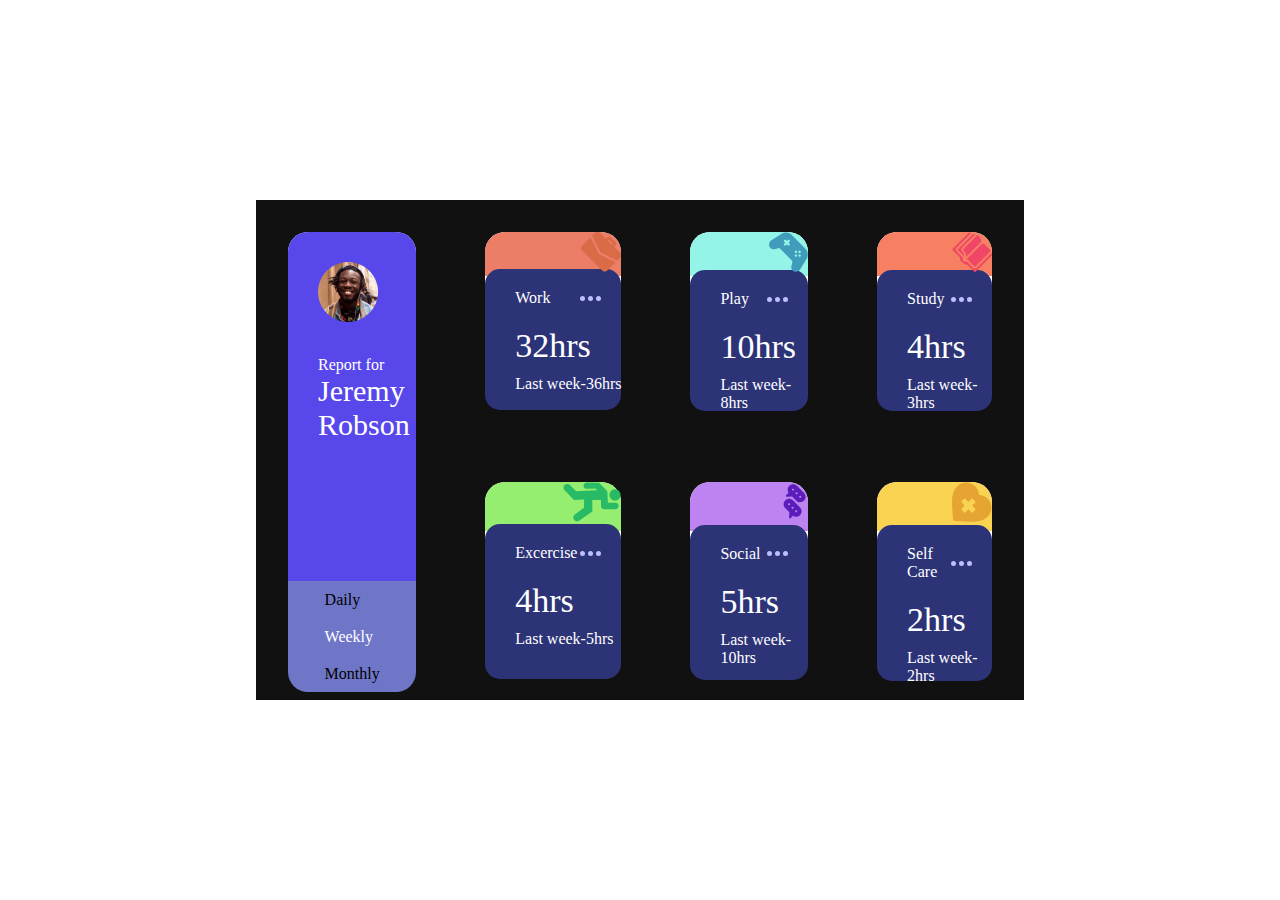
<file: index.html>
<!DOCTYPE html>
<html lang="en">
<head>
    <meta charset="UTF-8">
    <meta http-equiv="X-UA-Compatible" content="IE=edge">
    <meta name="viewport" content="width=device-width, initial-scale=1.0">
    <title>time-tracking-dashboard</title>
    <link rel="stylesheet" href="style.css">
</head>
<body>
    <div class="container">
        <div class="item" id="item1">
            <div class="profileDetails">
                <img id="photo"src="./images/image-jeremy.png" alt="jeremy-photo">
                <p id="para">Report for <br><span>Jeremy Robson</span></p>
            </div>
            <div class="timeline">
                <p class="time">Daily</p>
                <p class="time" id="active">Weekly</p>
                <p class="time">Monthly</p>
            </div>
      
        </div>
        <div class="item" id="work">
            <div id="imagediv1" class="imagediv">
                <img class="iconwork" src="./images/icon-work.svg" alt="work-image">

            </div>
            <div class="details">
                <div class="dots">
                    <p class="title">Work</p>
                    <img id="ellipsis" src="./images/icon-ellipsis.svg" alt="">
                </div>
                <div class="para-details">
                    <p id="hour">32hrs</p>
                    <p>Last week-36hrs</p>

                </div>

                
            

            </div>
            
        </div>
        <div class="item">
            <div id="imagediv2" class="imagediv">
                <img class="iconwork" src="./images/icon-play.svg" alt="work-image">

            </div>
            <div class="details">
                <div class="dots">
                    <p class="title">Play</p>
                    <img id="ellipsis" src="./images/icon-ellipsis.svg" alt="">
                </div>
                <div class="para-details">
                    <p id="hour">10hrs</p>
                    <p>Last week-8hrs</p>

                </div>

                
            

            </div>
        </div>
        <div class="item">
            <div id="imagediv3" class="imagediv">
                <img class="iconwork" src="./images/icon-study.svg" alt="work-image">

            </div>
            <div class="details">
                <div class="dots">
                    <p class="title">Study</p>
                    <img id="ellipsis" src="./images/icon-ellipsis.svg" alt="">
                </div>
                <div class="para-details">
                    <p id="hour">4hrs</p>
                    <p>Last week-3hrs</p>

                </div>

                
            

            </div>
        </div>
        <div class="item">
            <div id="imagediv4" class="imagediv">
                <img class="iconwork" src="./images/icon-exercise.svg" alt="work-image">

            </div>
            <div class="details">
                <div class="dots">
                    <p class="title">Excercise</p>
                    <img id="ellipsis" src="./images/icon-ellipsis.svg" alt="">
                </div>
                <div class="para-details">
                    <p id="hour">4hrs</p>
                    <p>Last week-5hrs</p>

                </div>

                
            

            </div>
        </div>
        <div class="item">
            <div id="imagediv5" class="imagediv">
                <img class="iconwork" src="./images/icon-social.svg" alt="work-image">

            </div>
            <div class="details">
                <div class="dots">
                    <p class="title">Social</p>
                    <img id="ellipsis" src="./images/icon-ellipsis.svg" alt="">
                </div>
                <div class="para-details">
                    <p id="hour">5hrs</p>
                    <p>Last week-10hrs</p>

                </div>

                
            

            </div>
        </div>
        <div class="item">
            <div id="imagediv6" class="imagediv">
                <img class="iconwork" src="./images/icon-self-care.svg" alt="work-image">

            </div>
            <div class="details">
                <div class="dots">
                    <p class="title">Self Care</p>
                    <img id="ellipsis" src="./images/icon-ellipsis.svg" alt="">
                </div>
                <div class="para-details">
                    <p id="hour">2hrs</p>
                    <p>Last week-2hrs</p>

                </div>

                
            

            </div>
        </div>


    </div>
    
</body>
</html>
</file>
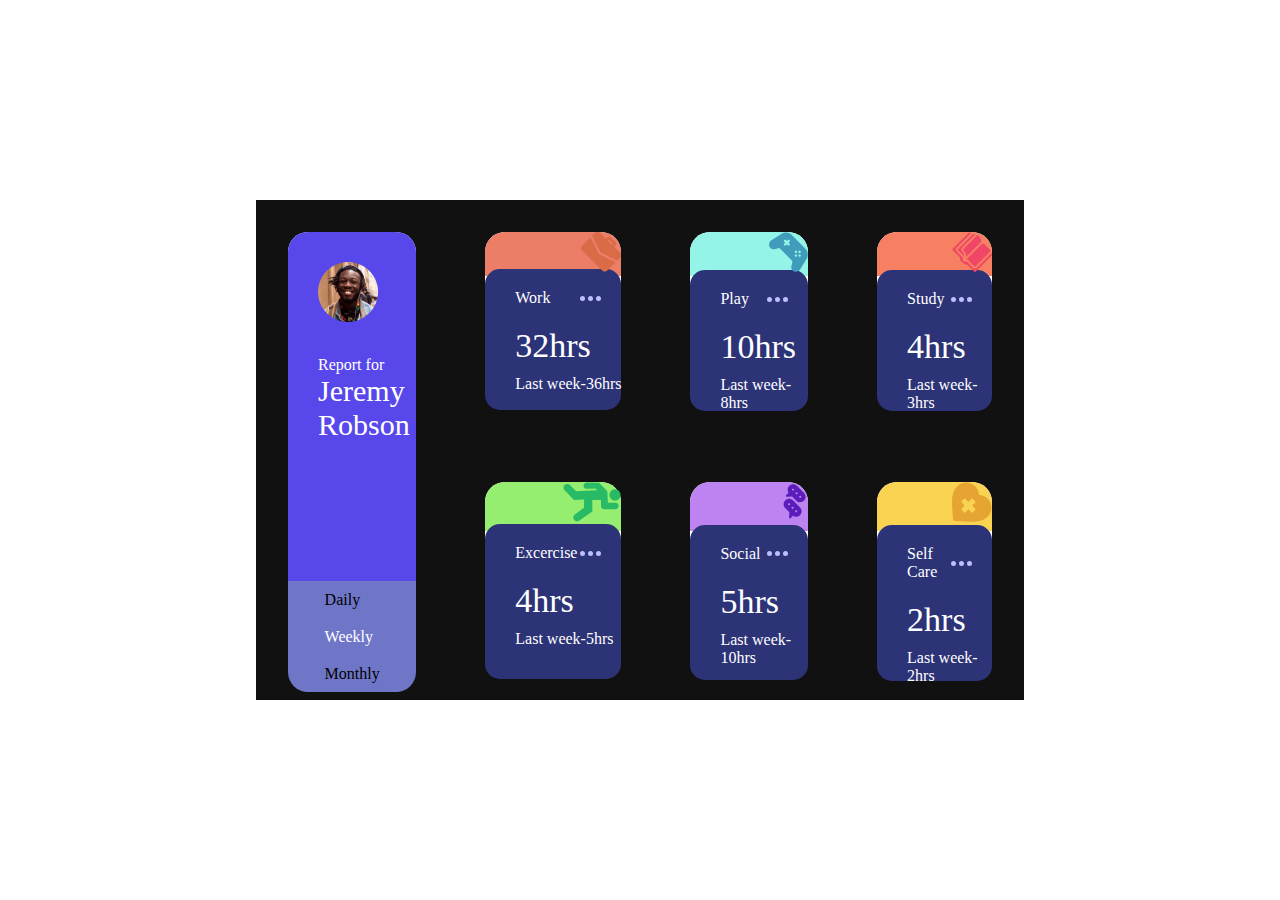
<file: time-track.html>
<!DOCTYPE html>
<html lang="en">
<head>
    <meta charset="UTF-8">
    <meta http-equiv="X-UA-Compatible" content="IE=edge">
    <meta name="viewport" content="width=device-width, initial-scale=1.0">
    <title>time-tracking-dashboard</title>
    <link rel="stylesheet" href="time-track.css">
</head>
<body>
    <div class="container">
        <div class="item" id="item1">
            <div class="profileDetails">
                <img id="photo"src="./images/image-jeremy.png" alt="jeremy-photo">
                <p id="para">Report for <br><span>Jeremy Robson</span></p>
            </div>
            <div class="timeline">
                <p class="time">Daily</p>
                <p class="time" id="active">Weekly</p>
                <p class="time">Monthly</p>
            </div>
      
        </div>
        <div class="item" id="work">
            <div id="imagediv1" class="imagediv">
                <img class="iconwork" src="./images/icon-work.svg" alt="work-image">

            </div>
            <div class="details">
                <div class="dots">
                    <p class="title">Work</p>
                    <img id="ellipsis" src="./images/icon-ellipsis.svg" alt="">
                </div>
                <div class="para-details">
                    <p id="hour">32hrs</p>
                    <p>Last week-36hrs</p>

                </div>

                
            

            </div>
            
        </div>
        <div class="item">
            <div id="imagediv2" class="imagediv">
                <img class="iconwork" src="./images/icon-play.svg" alt="work-image">

            </div>
            <div class="details">
                <div class="dots">
                    <p class="title">Play</p>
                    <img id="ellipsis" src="./images/icon-ellipsis.svg" alt="">
                </div>
                <div class="para-details">
                    <p id="hour">10hrs</p>
                    <p>Last week-8hrs</p>

                </div>

                
            

            </div>
        </div>
        <div class="item">
            <div id="imagediv3" class="imagediv">
                <img class="iconwork" src="./images/icon-study.svg" alt="work-image">

            </div>
            <div class="details">
                <div class="dots">
                    <p class="title">Study</p>
                    <img id="ellipsis" src="./images/icon-ellipsis.svg" alt="">
                </div>
                <div class="para-details">
                    <p id="hour">4hrs</p>
                    <p>Last week-3hrs</p>

                </div>

                
            

            </div>
        </div>
        <div class="item">
            <div id="imagediv4" class="imagediv">
                <img class="iconwork" src="./images/icon-exercise.svg" alt="work-image">

            </div>
            <div class="details">
                <div class="dots">
                    <p class="title">Excercise</p>
                    <img id="ellipsis" src="./images/icon-ellipsis.svg" alt="">
                </div>
                <div class="para-details">
                    <p id="hour">4hrs</p>
                    <p>Last week-5hrs</p>

                </div>

                
            

            </div>
        </div>
        <div class="item">
            <div id="imagediv5" class="imagediv">
                <img class="iconwork" src="./images/icon-social.svg" alt="work-image">

            </div>
            <div class="details">
                <div class="dots">
                    <p class="title">Social</p>
                    <img id="ellipsis" src="./images/icon-ellipsis.svg" alt="">
                </div>
                <div class="para-details">
                    <p id="hour">5hrs</p>
                    <p>Last week-10hrs</p>

                </div>

                
            

            </div>
        </div>
        <div class="item">
            <div id="imagediv6" class="imagediv">
                <img class="iconwork" src="./images/icon-self-care.svg" alt="work-image">

            </div>
            <div class="details">
                <div class="dots">
                    <p class="title">Self Care</p>
                    <img id="ellipsis" src="./images/icon-ellipsis.svg" alt="">
                </div>
                <div class="para-details">
                    <p id="hour">2hrs</p>
                    <p>Last week-2hrs</p>

                </div>

                
            

            </div>
        </div>


    </div>
    
</body>
</html>
</file>
<file: style.css>
*{
    margin: 0;
    padding: 0;
    box-sizing: border-box;
}
.container{
    position: absolute;
    background-color: #111;
    top: 50%;
    left: 50%;
    transform: translate(-50%, -50%);
    height: 500px;
    width: 60%;
    display: grid;
    grid-template-columns: auto auto auto auto;
    grid-template-rows: auto auto;
    grid-column-gap: 5px;
    grid-row-gap: 10px;
   


}




.item{
    background-color: #fff;
    margin: 2rem;
    border-radius: 20px;
    /* height: 200px;
    width: 200px; */
}
@media screen and (max-width: 768px){
    .container{
        top: 0;
        left: 0;
        transform: unset;
        height: fit-content;
        
        width: 100%;
        display: grid;
        grid-template-columns: auto;
        grid-template-rows: auto;
    }
    .item{
        margin: 0;
    }
    #photo{
        margin-top: 30px;
        margin-left: 100px;
        height: 60px;
        width: 50px;
       
    }
    #para{
        margin-top: 30px;
        margin-left: 90px;
        color: #fff;
    }
    span{
        font-size: 16px;
        
    }
}
#item1{
    grid-row: 1/3;
    
}
.profileDetails{
    background-color:hsl(246, 80%, 60%);
    /* height: 350px; */
    border-top-left-radius: 20px;
    border-top-right-radius: 20px;

    height: 80%;
    /* z-index: 1;
    margin-top: -5%; */
}
#photo{
    margin-top: 30px;
    margin-left: 30px;
    height: 60px;
    width: 60px;
   
}
#para{
    margin-top: 30px;
    margin-left: 30px;
    color: #fff;
}
span{
    font-size: 30px;
    
}

.timeline{
    background-color: hsl(235, 45%, 61%);
    display: grid;
    align-items: center;
    justify-content: center;
    height: 25%;
    z-index: 1;
    margin-top: -5%;
    border-bottom-left-radius: 20px;
    border-bottom-right-radius: 20px;

    
}

#active{
    color: #fff;
}
.imagediv{
    /* background-color: #ec7d66; */
    display: grid;
    justify-content: end;
    border-top-left-radius: 20px;
    border-top-right-radius: 20px;
    height: 25%;
}
#imagediv1{
    background-color: #ec7d66;
}
#imagediv2{
    background-color: #94f4e7; 
}
#imagediv3{
    background-color: #F78063;
}
#imagediv4{
    background-color: #95ee6f;
}
#imagediv5{
    background-color: #bd83f1;

}
#imagediv6{
    background-color: #fbd352;
}

.iconwork{
    height: 2.5rem;
}
.details{
    background-color: #2c3377;
    height: 80%;
    z-index: 1;
    border-radius: 15px;
    margin-top: -5%;
    padding-left: 30px;
    padding-top: 20px;
    color: #fff;

}
.dots{
    display: flex;
    justify-content: space-between;
    align-items: center;
}
#ellipsis{
    margin-right: 20px;
}
.para-details{
    margin-top: 20px;
}
#hour{
    font-size: 34px;
    padding-bottom: 10px;
}
</file>
<file: time-track.css>
*{
    margin: 0;
    padding: 0;
    box-sizing: border-box;
}
.container{
    position: absolute;
    background-color: #111;
    top: 50%;
    left: 50%;
    transform: translate(-50%, -50%);
    height: 500px;
    width: 60%;
    display: grid;
    grid-template-columns: auto auto auto auto;
    grid-template-rows: auto auto;
    grid-column-gap: 5px;
    grid-row-gap: 10px;
   


}




.item{
    background-color: #fff;
    margin: 2rem;
    border-radius: 20px;
    /* height: 200px;
    width: 200px; */
}
@media screen and (max-width: 768px){
    .container{
        top: 0;
        left: 0;
        transform: unset;
        height: fit-content;
        
        width: 100%;
        display: grid;
        grid-template-columns: auto;
        grid-template-rows: auto;
    }
    .item{
        margin: 0;
    }
    #photo{
        margin-top: 30px;
        margin-left: 100px;
        height: 60px;
        width: 50px;
       
    }
    #para{
        margin-top: 30px;
        margin-left: 90px;
        color: #fff;
    }
    span{
        font-size: 16px;
        
    }
}
#item1{
    grid-row: 1/3;
    
}
.profileDetails{
    background-color:hsl(246, 80%, 60%);
    /* height: 350px; */
    border-top-left-radius: 20px;
    border-top-right-radius: 20px;

    height: 80%;
    /* z-index: 1;
    margin-top: -5%; */
}
#photo{
    margin-top: 30px;
    margin-left: 30px;
    height: 60px;
    width: 60px;
   
}
#para{
    margin-top: 30px;
    margin-left: 30px;
    color: #fff;
}
span{
    font-size: 30px;
    
}

.timeline{
    background-color: hsl(235, 45%, 61%);
    display: grid;
    align-items: center;
    justify-content: center;
    height: 25%;
    z-index: 1;
    margin-top: -5%;
    border-bottom-left-radius: 20px;
    border-bottom-right-radius: 20px;

    
}

#active{
    color: #fff;
}
.imagediv{
    /* background-color: #ec7d66; */
    display: grid;
    justify-content: end;
    border-top-left-radius: 20px;
    border-top-right-radius: 20px;
    height: 25%;
}
#imagediv1{
    background-color: #ec7d66;
}
#imagediv2{
    background-color: #94f4e7; 
}
#imagediv3{
    background-color: #F78063;
}
#imagediv4{
    background-color: #95ee6f;
}
#imagediv5{
    background-color: #bd83f1;

}
#imagediv6{
    background-color: #fbd352;
}

.iconwork{
    height: 2.5rem;
}
.details{
    background-color: #2c3377;
    height: 80%;
    z-index: 1;
    border-radius: 15px;
    margin-top: -5%;
    padding-left: 30px;
    padding-top: 20px;
    color: #fff;

}
.dots{
    display: flex;
    justify-content: space-between;
    align-items: center;
}
#ellipsis{
    margin-right: 20px;
}
.para-details{
    margin-top: 20px;
}
#hour{
    font-size: 34px;
    padding-bottom: 10px;
}
</file>
